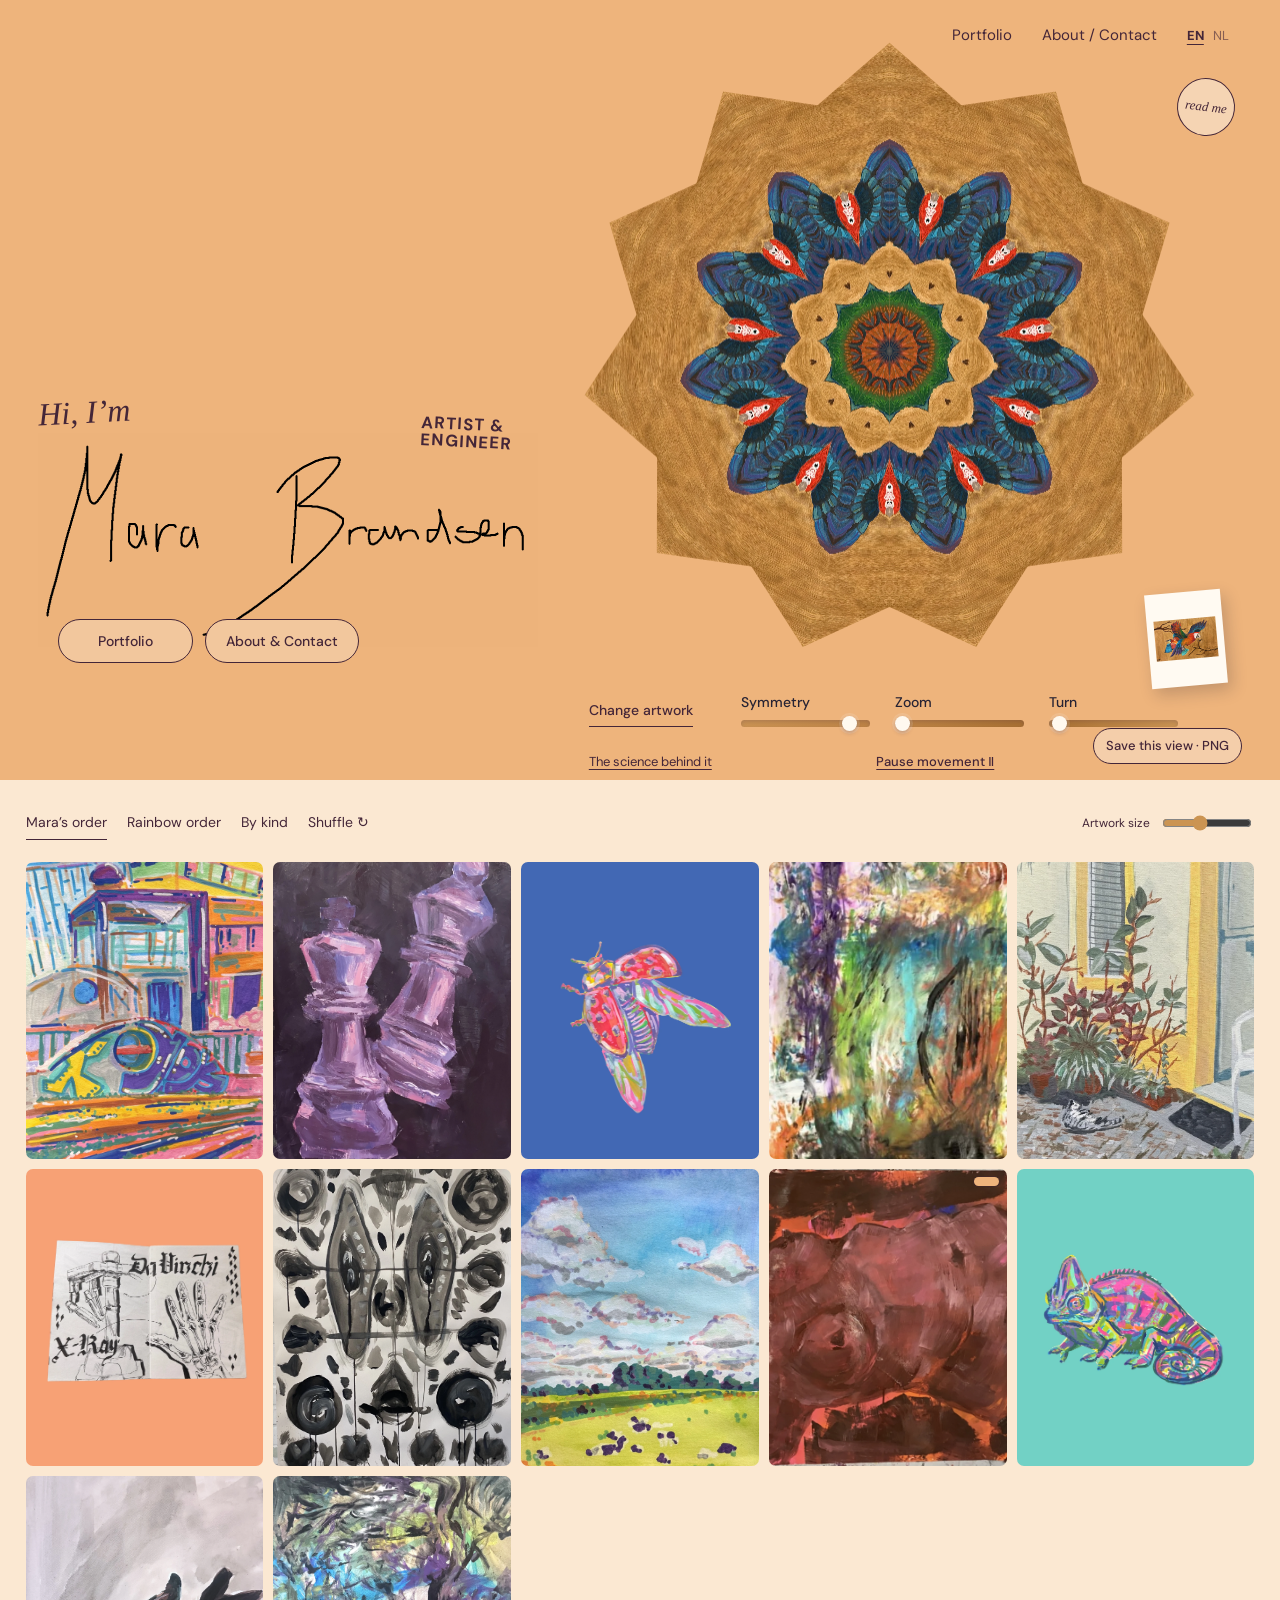
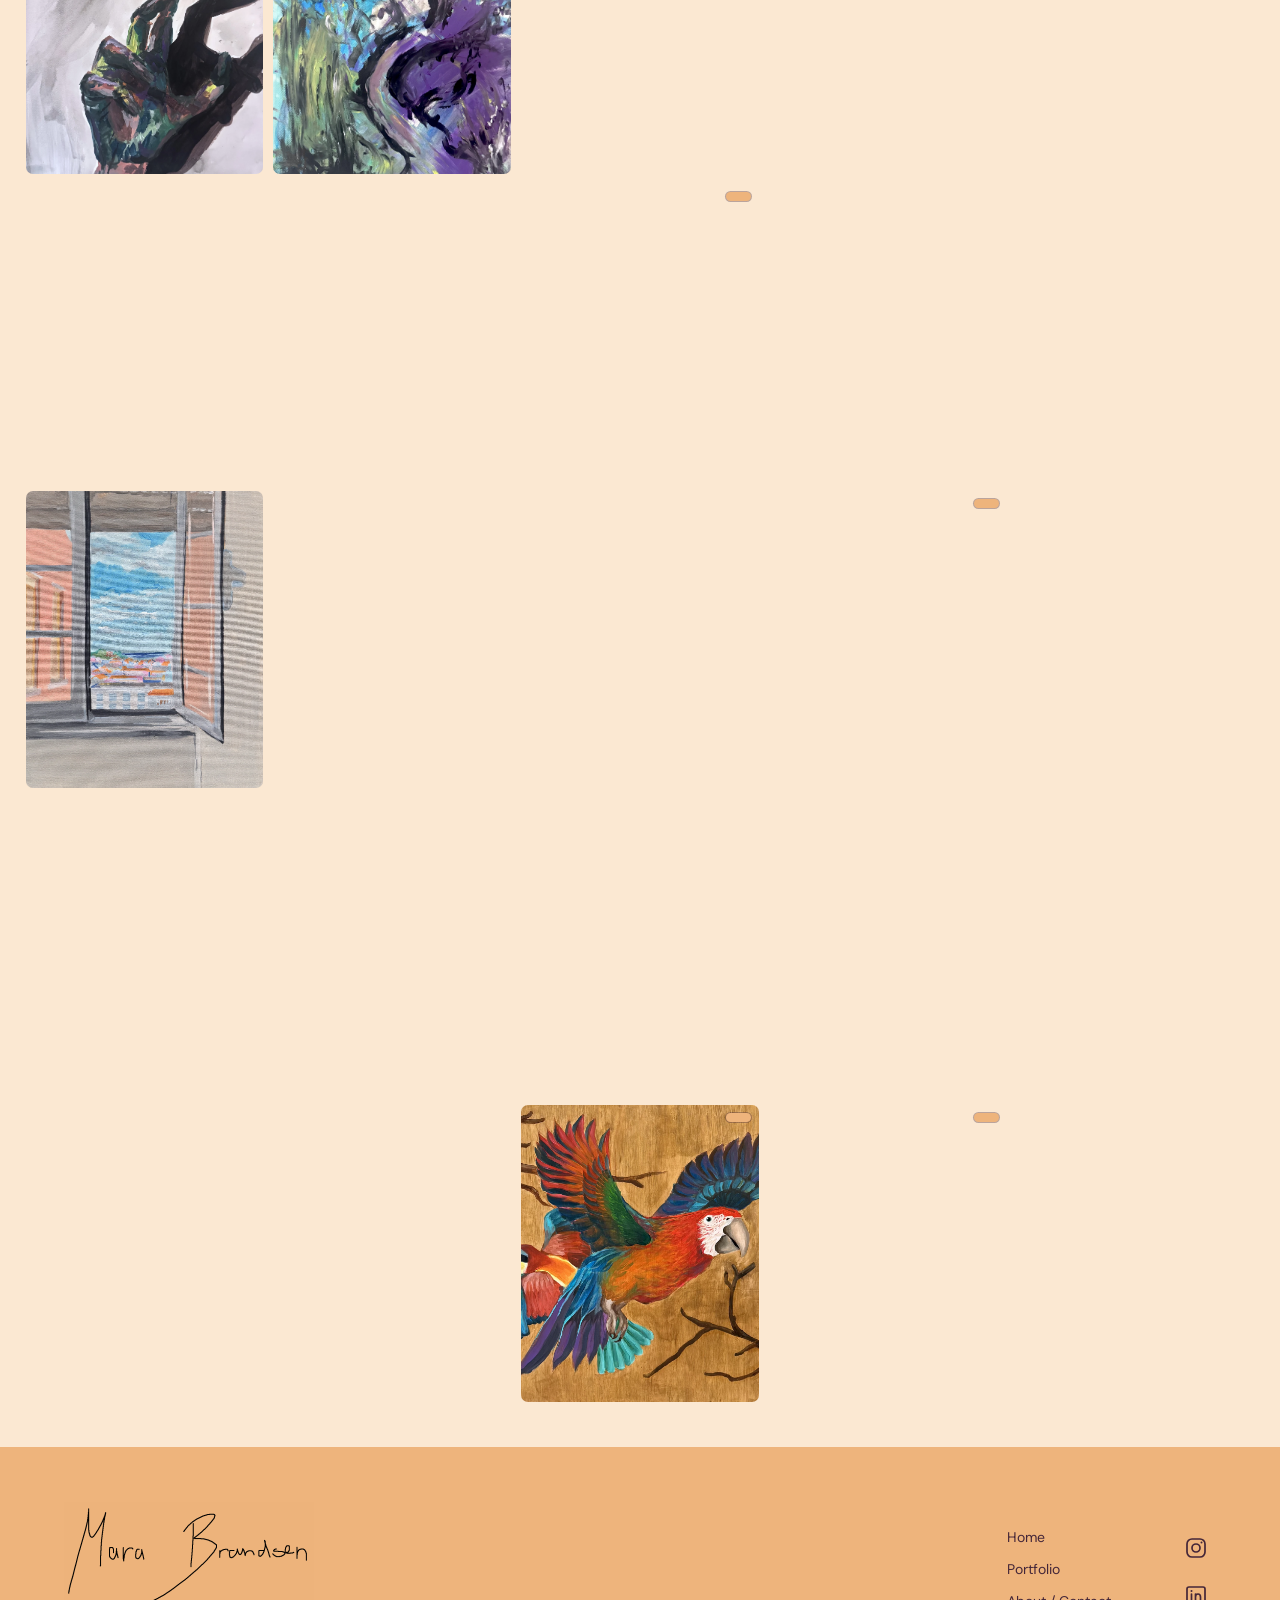
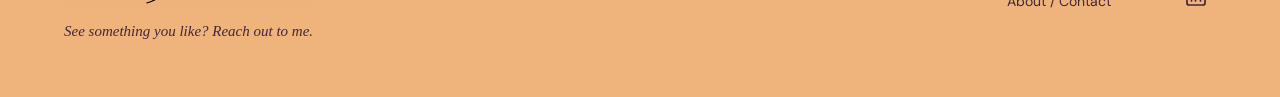
<file: public/index.html>
<!doctype html><html lang="en"><head><meta charset="utf-8"><meta name="viewport" content="width=device-width,initial-scale=1"><title>Mara Brandsen | Art & engineering</title><meta name="description" content="Explore Mara Brandsen’s paintings, illustrations and interactive artwork kaleidoscope. Art, science and engineering, brought together."><link rel="icon" href="assets/favicon.svg"><link rel="stylesheet" href="styles/fonts.css"><link rel="stylesheet" href="styles/kaleido.css?v=15"><script src="scripts/artwork-data.js?v=4" defer></script><script src="scripts/site.js?v=11" defer></script><script src="scripts/kaleido.js?v=17" defer></script><script src="scripts/language.js?v=13"></script></head><body>
<header><nav aria-label="Main navigation"><a href="#work">Portfolio</a><a href="about.html">About / Contact</a></nav></header>
<main><section class="hero" aria-label="Interactive artwork kaleidoscope"><div class="identity"><h1 class="sr-only">Mara Brandsen</h1><p class="home-hello">Hi, I’m</p><button class="name-animation" type="button" aria-label="Replay Mara Brandsen handwriting animation"><img src="assets/name-writing.png?v=signature-original" alt="" width="1000" height="428"><canvas id="name-canvas" width="1000" height="428" aria-hidden="true"></canvas></button><p class="home-role"><span>Artist &amp;</span><span>Engineer</span></p><video id="name-video" muted playsinline preload="none" aria-hidden="true" hidden><source src="assets/name-writing.mp4?v=signature-original" type="video/mp4"></video><div class="identity-actions"><a href="#work">Portfolio</a><a href="about.html">About &amp; Contact</a></div></div>
<div class="scope"><canvas id="scope" role="button" tabindex="0" aria-label="Kaleidoscope: activate to show another artwork"></canvas></div><div class="read-control"><button type="button" aria-describedby="read-note">read me</button><div id="read-note" role="tooltip">This kaleidoscope is made from my artwork. You can change the kaleidoscope with the sliders, and <b>click anywhere</b> on the screen to change the artwork it is based on.</div></div>
<div class="instrument"><button id="change" class="change-text" type="button">Change artwork</button><div class="sliders"><label>Symmetry<input id="facets" type="range" min="3" max="12" step="1" value="11"></label><label>Zoom<input id="zoom" type="range" min="0.5" max="1.8" step=".001" value="0.5"></label><label>Turn<input id="turn" type="range" min="0" max="6.28" step=".001" value="0"></label></div><a id="original" href="#work" aria-label="Find the original artwork in the portfolio"><img id="original-preview" src="assets/artwork-01.webp" alt="Preview of a colourful tram and city drawing"></a><button id="motion" aria-pressed="true">Pause movement Ⅱ</button><button id="download" type="button">Save this view · PNG</button><a class="science-link" href="https://en.etudes.ru/etudes/kaleidoscope/" target="_blank" rel="noopener noreferrer">The science behind it</a><p id="scope-status" role="status" class="sr-only"></p></div></section>
<section id="work" class="portfolio" aria-label="Portfolio"><div class="gallery-toolbar"><div class="sorts" role="group" aria-label="Order artwork"><button data-sort="mara" aria-pressed="true">Mara’s order</button><button data-sort="rainbow" aria-pressed="false">Rainbow order</button><button data-sort="kind" aria-pressed="false">By kind</button><button data-sort="shuffle" aria-pressed="false">Shuffle ↻</button></div><label class="size">Artwork size <input id="grid-size" type="range" min="2" max="7" value="4" aria-label="Artwork size, smaller to larger"></label></div><span id="work-count" class="sr-only" role="status"></span><div id="gallery" class="gallery"></div></section>
<footer class="new-footer"><div class="footer-intro"><a class="footer-name" href="#" aria-label="Mara Brandsen home"><img src="assets/name-writing.png?v=signature-original" alt="Mara Brandsen" width="1000" height="428"></a><p class="footer-note">See something you like? Reach out to me.</p></div><div class="footer-links"><nav aria-label="Footer navigation"><a href="#">Home</a><a href="#work">Portfolio</a><a href="about.html">About / Contact</a></nav><div class="socials" aria-label="Social links"><a href="https://www.instagram.com/marabrandsen_/" target="_blank" rel="noopener noreferrer" aria-label="Instagram" title="Instagram"><svg viewBox="0 0 24 24" aria-hidden="true"><rect x="3" y="3" width="18" height="18" rx="5"/><circle cx="12" cy="12" r="4"/><circle cx="17.5" cy="6.5" r="1" fill="currentColor" stroke="none"/></svg></a><a href="https://www.linkedin.com/in/mara-brandsen-b2537720b/" target="_blank" rel="noopener noreferrer" aria-label="LinkedIn" title="LinkedIn"><svg viewBox="0 0 24 24" aria-hidden="true"><rect x="3" y="3" width="18" height="18" rx="2"/><path d="M7.5 10v7M11.5 17v-7m0 3c0-4 5-4 5 0v4"/><circle cx="7.5" cy="7" r="1" fill="currentColor" stroke="none"/></svg></a></div></div></footer></main>  <dialog id="art-viewer" aria-labelledby="viewer-title"><button class="viewer-close" type="button" aria-label="Close artwork">×</button><div class="viewer-layout"><img id="viewer-image" alt=""><div class="viewer-details"><p class="eyebrow">A CLOSER LOOK</p><h2 id="viewer-title"></h2><p id="viewer-counter"></p><p id="viewer-description"></p><a id="viewer-enquiry" class="underlined-link" href="about.html#contact">Like what you see? Contact me →</a><div class="viewer-nav"><button id="previous-art" type="button" aria-label="Previous artwork"><svg viewBox="0 0 24 24" aria-hidden="true"><polyline points="15 4 7 12 15 20"/></svg></button><button id="next-art" type="button" aria-label="Next artwork"><svg viewBox="0 0 24 24" aria-hidden="true"><polyline points="9 4 17 12 9 20"/></svg></button></div></div></div></dialog></body></html>
</file>
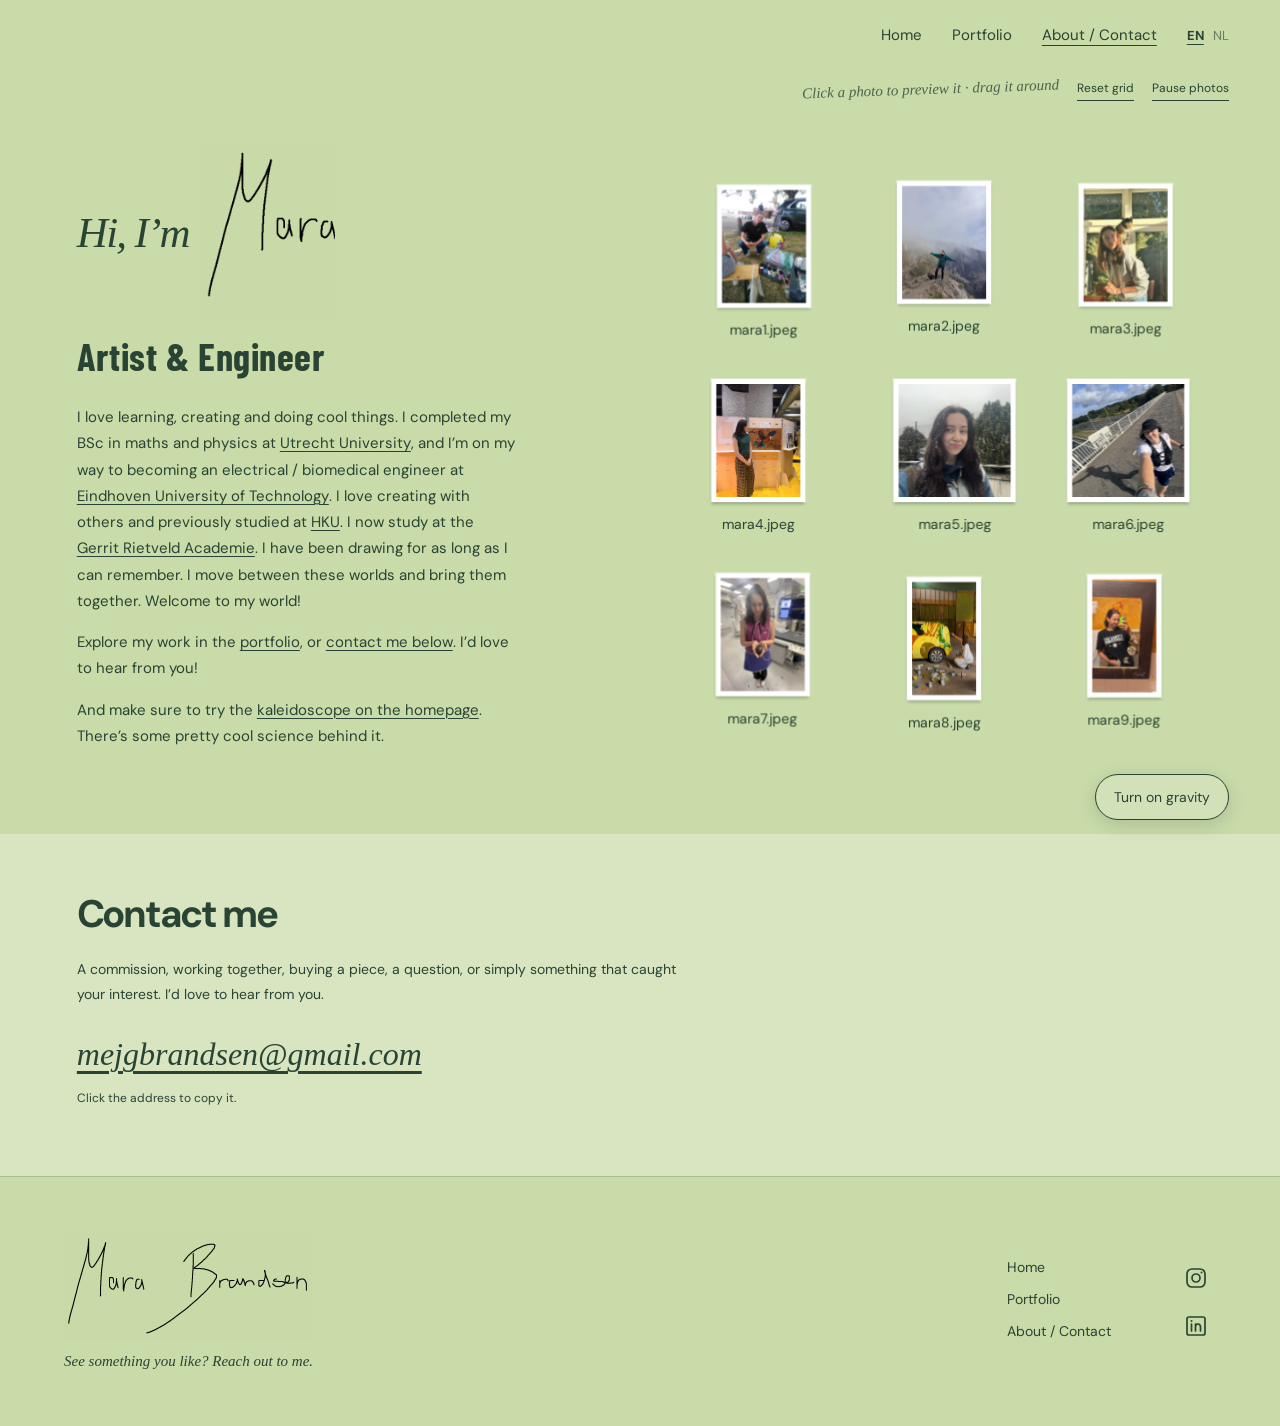
<file: public/about.html>
<!doctype html><html lang="en"><head><meta charset="utf-8"><meta name="viewport" content="width=device-width,initial-scale=1"><meta name="description" content="Mara Brandsen, painting, illustration, science and engineering. Get in touch for commissions and collaborations."><title>About / Contact — Mara Brandsen</title><link rel="icon" href="assets/favicon.svg"><link rel="stylesheet" href="styles/fonts.css"><link rel="stylesheet" href="styles/kaleido.css?v=13"><link rel="stylesheet" href="styles/about.css?v=21"><script src="scripts/about.js?v=19" defer></script><script src="scripts/language.js?v=12"></script></head><body class="about-page"><a class="about-skip" href="#main">Skip to content</a>
<header><nav aria-label="Main navigation"><a href="index.html">Home</a><a href="index.html#work">Portfolio</a><a href="about.html" aria-current="page">About / Contact</a></nav></header><div class="wander-tools"><span class="wander-hint">Click a photo to preview it · drag it around</span><button id="reset-grid" type="button">Reset grid</button><button id="wander-toggle" type="button" aria-pressed="true">Pause photos</button></div>
<main id="main"><section class="about-intro"><div class="about-words"><h1>Hi, I’m<span class="written-first"><img src="assets/name-writing.png?v=signature-original" alt="Mara" width="1000" height="428"></span></h1><p class="about-lead">Artist &amp; Engineer</p><div class="about-copy"><p>I love learning, creating and doing cool things. I completed my BSc in maths and physics at <a href="https://www.uu.nl/en" target="_blank" rel="noopener noreferrer">Utrecht University</a>, and I’m on my way to becoming an electrical / biomedical engineer at <a href="https://www.tue.nl/en/" target="_blank" rel="noopener noreferrer">Eindhoven University of Technology</a>. I love creating with others and previously studied at <a href="https://www.hku.nl/en" target="_blank" rel="noopener noreferrer">HKU</a>. I now study at the <a href="https://rietveldacademie.nl/" target="_blank" rel="noopener noreferrer">Gerrit Rietveld Academie</a>. I have been drawing for as long as I can remember. I move between these worlds and bring them together. Welcome to my world!</p><p>Explore my work in the <a href="index.html#work">portfolio</a>, or <a href="#contact">contact me below</a>. I’d love to hear from you!</p><p>And make sure to try the <a href="index.html">kaleidoscope on the homepage</a>. There’s some pretty cool science behind it.</p></div></div><div class="about-art"><div class="sticker-grid-origin" aria-hidden="true"></div></div><div class="gravity-dock"><button id="gravity-toggle" type="button" aria-pressed="false">Turn on gravity</button><button id="meteor-button" class="meteor-button" type="button" hidden>Launch meteorite ☄</button><div id="gravity-control" class="gravity-control" hidden><label for="gravity-a"><i>a</i> = <output id="gravity-output">Earth · 9.81</output> m/s²</label><input id="gravity-a" type="range" min="0" max="8" step="1" value="5" list="gravity-planets"><datalist id="gravity-planets"><option value="0" label="Moon"></option><option value="1" label="Mercury"></option><option value="2" label="Mars"></option><option value="3" label="Uranus"></option><option value="4" label="Venus"></option><option value="5" label="Earth"></option><option value="6" label="Saturn"></option><option value="7" label="Neptune"></option><option value="8" label="Jupiter"></option></datalist><span class="gravity-help"><button type="button" aria-describedby="gravity-note" aria-label="Compare gravity on different planets">🪐</button><span id="gravity-note" role="tooltip"><i>a</i> is acceleration due to gravity:<br>Moon = 1.62 m/s²<br>Mercury = 3.70 m/s²<br>Venus = 8.87 m/s²<br>Earth = 9.81 m/s²<br>Mars = 3.71 m/s²<br>Jupiter = 24.79 m/s²<br>Saturn = 10.44 m/s²<br>Uranus = 8.69 m/s²<br>Neptune = 11.15 m/s²</span></span><span class="physics-help"><button type="button" aria-describedby="physics-note">How it works</button><span id="physics-note" role="tooltip">Gravity pulls objects toward a planet. The number a tells you how quickly a falling object speeds up. A larger number makes the photos fall faster and hit the ground with more force.</span></span></div><output id="meteor-count" class="meteor-count" aria-live="polite">0 meteorites</output></div></section>
<section class="about-contact" id="contact" aria-labelledby="contact-title"><div class="contact-words"><h2 id="contact-title">Contact me</h2><p>A commission, working together, buying a piece, a question, or simply something that caught your interest. I’d love to hear from you.</p><div class="about-email"><button id="copy-email" type="button" title="Click to copy email address">mejgbrandsen@gmail.com</button><p id="contact-feedback" role="status">Click the address to copy it.</p></div></div></section></main><footer class="new-footer"><div class="footer-intro"><a class="footer-name" href="index.html" aria-label="Mara Brandsen home"><img src="assets/name-writing.png?v=signature-original" alt="Mara Brandsen" width="1000" height="428"></a><p class="footer-note">See something you like? Reach out to me.</p></div><div class="footer-links"><nav aria-label="Footer navigation"><a href="index.html">Home</a><a href="index.html#work">Portfolio</a><a href="about.html">About / Contact</a></nav><div class="socials" aria-label="Social links"><a href="https://www.instagram.com/marabrandsen_/" target="_blank" rel="noopener noreferrer" aria-label="Instagram" title="Instagram"><svg viewBox="0 0 24 24" aria-hidden="true"><rect x="3" y="3" width="18" height="18" rx="5"/><circle cx="12" cy="12" r="4"/><circle cx="17.5" cy="6.5" r="1" fill="currentColor" stroke="none"/></svg></a><a href="https://www.linkedin.com/in/mara-brandsen-b2537720b/" target="_blank" rel="noopener noreferrer" aria-label="LinkedIn" title="LinkedIn"><svg viewBox="0 0 24 24" aria-hidden="true"><rect x="3" y="3" width="18" height="18" rx="2"/><path d="M7.5 10v7M11.5 17v-7m0 3c0-4 5-4 5 0v4"/><circle cx="7.5" cy="7" r="1" fill="currentColor" stroke="none"/></svg></a></div></div></footer><div class="wander-layer" aria-label="Movable photos of Mara"><img id="meteorite" class="meteorite" src="assets/cutout-comet.webp" alt="" hidden><button class="wander-sticker photo-file" type="button" aria-label="Move mara1.jpeg with arrow keys or drag"><span class="photo-frame"><img src="assets/mara1.webp" alt="" draggable="false"></span><span class="photo-filename">mara1.jpeg</span></button><button class="wander-sticker photo-file" type="button" aria-label="Move mara2.jpeg with arrow keys or drag"><span class="photo-frame"><img src="assets/mara2.webp" alt="" draggable="false"></span><span class="photo-filename">mara2.jpeg</span></button><button class="wander-sticker photo-file" type="button" aria-label="Move mara3.jpeg with arrow keys or drag"><span class="photo-frame"><img src="assets/mara3.webp" alt="" draggable="false"></span><span class="photo-filename">mara3.jpeg</span></button><button class="wander-sticker photo-file" type="button" aria-label="Move mara4.jpeg with arrow keys or drag"><span class="photo-frame"><img src="assets/mara4.webp" alt="" draggable="false"></span><span class="photo-filename">mara4.jpeg</span></button><button class="wander-sticker photo-file" type="button" aria-label="Move mara5.jpeg with arrow keys or drag"><span class="photo-frame"><img src="assets/mara5.webp" alt="" draggable="false"></span><span class="photo-filename">mara5.jpeg</span></button><button class="wander-sticker photo-file" type="button" aria-label="Move mara6.jpeg with arrow keys or drag"><span class="photo-frame"><img src="assets/mara6.webp" alt="" draggable="false"></span><span class="photo-filename">mara6.jpeg</span></button><button class="wander-sticker photo-file" type="button" aria-label="Move mara7.jpeg with arrow keys or drag"><span class="photo-frame"><img src="assets/mara7.webp" alt="" draggable="false"></span><span class="photo-filename">mara7.jpeg</span></button><button class="wander-sticker photo-file" type="button" aria-label="Move mara8.jpeg with arrow keys or drag"><span class="photo-frame"><img src="assets/mara8.webp" alt="" draggable="false"></span><span class="photo-filename">mara8.jpeg</span></button><button class="wander-sticker photo-file" type="button" aria-label="Move mara9.jpeg with arrow keys or drag"><span class="photo-frame"><img src="assets/mara9.webp" alt="" draggable="false"></span><span class="photo-filename">mara9.jpeg</span></button></div><aside id="photo-preview" class="photo-preview" hidden><div class="preview-titlebar"><span id="preview-title">mara1.jpeg</span><button id="close-preview" type="button" aria-label="Close photo preview">×</button></div><div class="preview-body"><img id="preview-image" src="assets/mara1.webp" alt=""><div class="preview-copy"><p id="preview-note">Photo 1 of 9</p><a id="preview-work-link" href="index.html#work" hidden>See the artwork</a></div></div></aside></body></html>
</file>
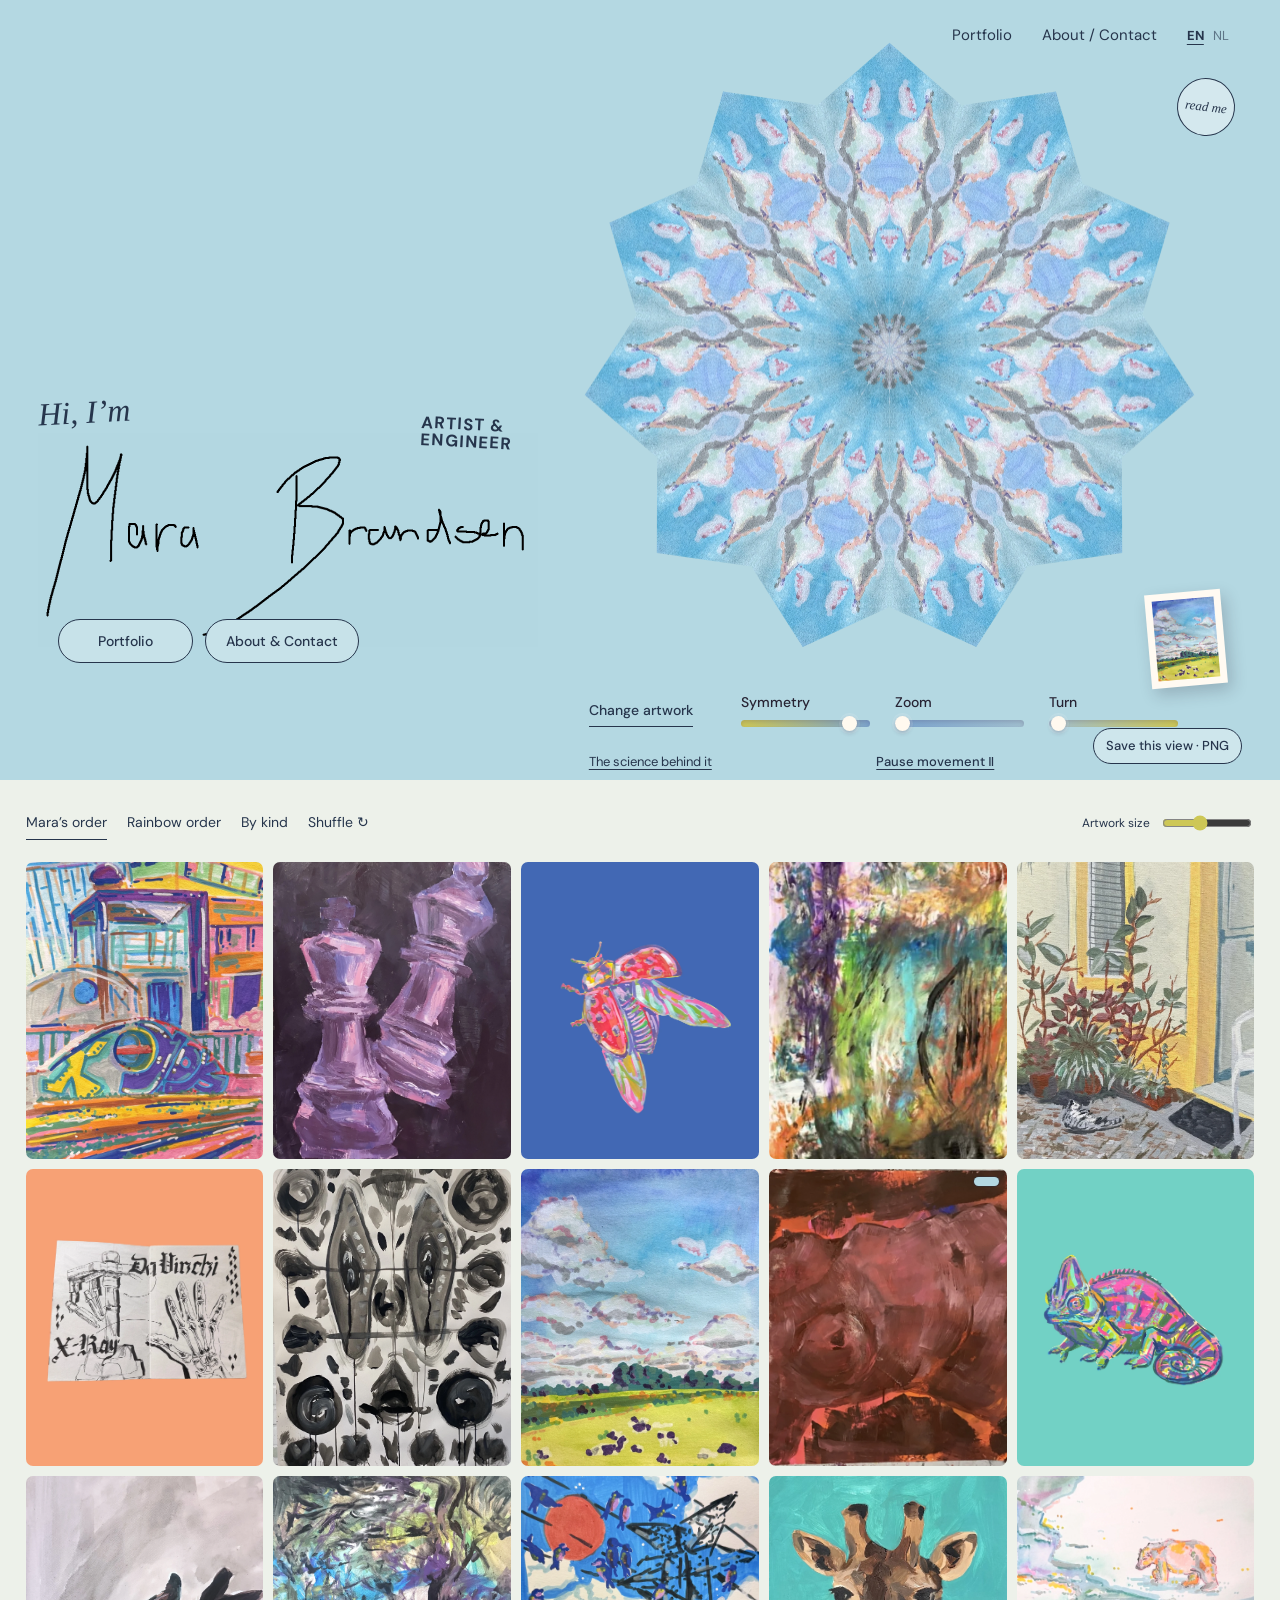
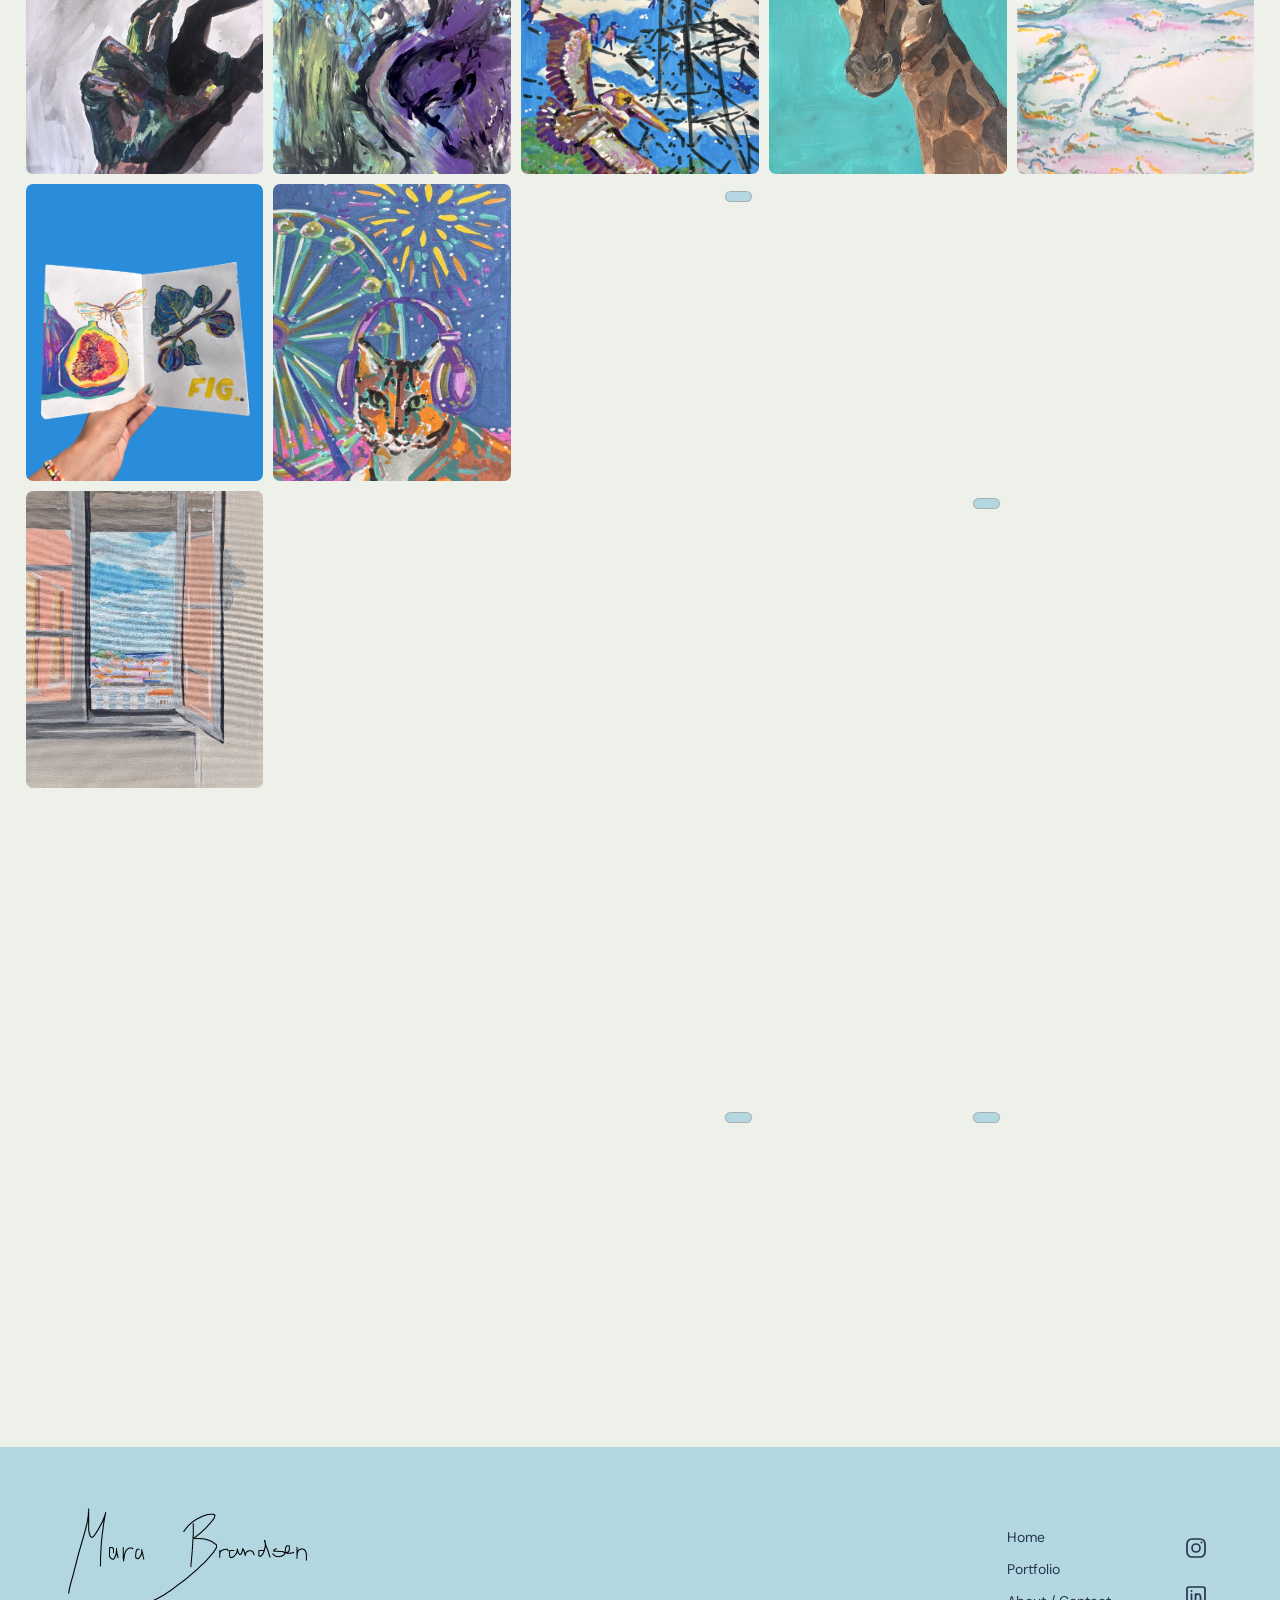
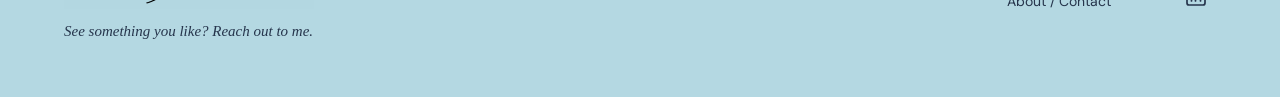
<file: public/portfolio.html>
<!doctype html><html lang="en"><head><meta charset="utf-8"><meta name="viewport" content="width=device-width,initial-scale=1"><title>Mara Brandsen | Portfolio</title><script>location.replace('index.html'+location.search+'#work')</script></head><body><a href="index.html#work">Portfolio</a></body></html>
</file>
<file: public/styles/fonts.css>
@font-face {
  font-family: 'Barlow Condensed';
  font-style: normal;
  font-weight: 700;
  font-display: swap;
  src: url(../assets/font-0.ttf) format('truetype');
}
@font-face {
  font-family: 'Barlow Condensed';
  font-style: normal;
  font-weight: 800;
  font-display: swap;
  src: url(../assets/font-1.ttf) format('truetype');
}
@font-face {
  font-family: 'Barlow Condensed';
  font-style: normal;
  font-weight: 900;
  font-display: swap;
  src: url(../assets/font-2.ttf) format('truetype');
}
@font-face {
  font-family: 'Caveat';
  font-style: normal;
  font-weight: 600;
  font-display: swap;
  src: url(../assets/font-3.ttf) format('truetype');
}
@font-face {
  font-family: 'DM Sans';
  font-style: normal;
  font-weight: 400;
  font-display: swap;
  src: url(../assets/font-4.ttf) format('truetype');
}
@font-face {
  font-family: 'DM Sans';
  font-style: normal;
  font-weight: 500;
  font-display: swap;
  src: url(../assets/font-5.ttf) format('truetype');
}
@font-face {
  font-family: 'DM Sans';
  font-style: normal;
  font-weight: 600;
  font-display: swap;
  src: url(../assets/font-6.ttf) format('truetype');
}
@font-face {
  font-family: 'DM Sans';
  font-style: normal;
  font-weight: 700;
  font-display: swap;
  src: url(../assets/font-7.ttf) format('truetype');
}
</file>
<file: public/styles/kaleido.css>
*{box-sizing:border-box}html{scroll-behavior:smooth}body{--paper:#eb627c;--ink:#34214b;--accent:#ebe842;margin:0;background:var(--paper);color:var(--ink);font:14px 'DM Sans',sans-serif;transition:background .8s,color .8s}a{color:inherit}button,input{font:inherit}button{cursor:pointer;color:inherit}header{position:absolute;top:0;width:100%;z-index:3;display:flex;justify-content:space-between;padding:25px 4%;align-items:center}.initial{font:800 25px 'Barlow Condensed',sans-serif;text-decoration:none}nav{display:flex;gap:30px}nav a{text-decoration:none;font-size:13px}nav a:hover{text-decoration:underline}.hero{position:relative;min-height:700px;height:100svh;overflow:hidden}.identity{position:absolute;left:5%;top:40%;z-index:2;width:40%}.identity p{font-size:9px;letter-spacing:.14em;margin:0 0 25px}h1{font:800 clamp(70px,10vw,170px)/.76 'Barlow Condensed',sans-serif;letter-spacing:-.045em;margin:0}h1 em{display:block;font:italic .7em/1 Georgia,serif;letter-spacing:-.075em;margin-top:12px}.work-link{display:inline-block;margin-top:35px;font:italic 20px Georgia,serif;text-decoration:none;border-bottom:1px solid;padding-bottom:6px}.scope{position:absolute;width:65%;right:-2%;top:8%;height:86%;}#scope{width:100%;height:100%;display:block}.scope>a{position:absolute;bottom:3%;left:42%;font-size:11px;text-underline-offset:4px}.instrument{position:absolute;right:4%;bottom:6%;width:140px;z-index:3;text-align:center}.chrome{width:83px;height:83px;border:3px solid #333;border-radius:50%;background:conic-gradient(#ededed,#777,#eee,#777,#fff,#777,#eee);box-shadow:inset 0 0 0 5px #bdbdbd,inset 0 0 0 7px #444,3px 5px 0 #34214b;position:relative;color:#242424}.chrome:active{transform:translateY(3px);box-shadow:inset 0 0 0 5px #bdbdbd,inset 0 0 0 7px #444,1px 2px 0 #34214b}.chrome span{font-size:30px}.change-label{display:block;font:italic 14px Georgia,serif;margin:10px 0 15px}.sliders{background:#e8e4d4;color:#272333;padding:10px 12px;border:1px solid #272333;box-shadow:3px 3px 0 #34214b}.sliders label{display:block;text-align:left;font-size:10px;margin-bottom:7px}.sliders input{display:block;width:100%;accent-color:#734280;height:16px}#motion{border:0;background:transparent;margin-top:10px;font-size:10px;text-decoration:underline;text-underline-offset:3px}.portfolio{background:#f7f3e9;color:#292332;padding:40px 4% 70px;scroll-margin-top:0}.gallery-toolbar{display:flex;gap:30px;align-items:center;justify-content:space-between;margin-bottom:35px}h2{font:italic 40px Georgia,serif;letter-spacing:-.05em;margin:0}h2 span{margin-left:15px}.sorts{display:flex;gap:20px;flex-wrap:wrap}.sorts button{border:0;background:none;padding:8px 0;font-size:13px;border-bottom:1px solid transparent}.sorts [aria-pressed=true]{border-color:currentColor}.size{font-size:10px;display:flex;align-items:center;gap:10px}.size input{width:90px;accent-color:#734280}.gallery{display:grid;grid-template-columns:repeat(var(--cols,3),minmax(0,1fr));gap:28px 22px}.art-card{margin:0;min-width:0}.art-card button{padding:0;border:0;width:100%;height:clamp(150px,calc(75vw / var(--cols,3)),380px);background:none;display:block}.art-card img{display:block;width:100%;height:100%;object-fit:contain}.art-card figcaption{display:none}.art-card button:hover img{filter:brightness(.95)}footer{display:flex;justify-content:space-between;padding:30px 4%;gap:20px;font-size:12px}dialog{border:0;background:#f7f3eb;color:#272333;padding:40px;width:min(1000px,94vw);max-height:94svh}dialog::backdrop{background:#201339d9}.viewer-layout{display:grid;grid-template-columns:1fr 190px;align-items:center;gap:25px}#viewer-image{width:100%;height:auto;max-height:78svh;object-fit:contain}.viewer-close{position:absolute;right:10px;top:8px;border:0;background:none;font-size:30px}.viewer-details h2{font:italic 28px Georgia,serif}.viewer-nav{display:flex;gap:10px;margin-top:20px}.viewer-nav button{padding:10px 20px;background:transparent;border:1px solid}.eyebrow{font-size:10px}.modal-open{overflow:hidden}.sr-only{position:absolute;width:1px;height:1px;overflow:hidden;clip-path:inset(50%)}:focus-visible{outline:3px solid #734280;outline-offset:5px}
@media(max-width:700px){header{padding:20px 5%}nav{gap:20px}.hero{min-height:780px;height:100svh}.identity{top:15%;left:6%;width:80%}.identity p{font-size:8px;margin-bottom:17px}h1{font-size:90px}.work-link{margin-top:18px;font-size:17px}.scope{width:110%;right:-15%;top:36%;height:60%}.scope>a{bottom:1%;left:29%}.instrument{right:auto;left:6%;bottom:7%;width:110px}.chrome{width:62px;height:62px}.sliders{padding:8px}.change-label{font-size:12px;margin:8px 0}.gallery-toolbar{flex-wrap:wrap;gap:18px}h2{font-size:32px}.sorts{order:3;width:100%;gap:20px}.gallery{gap:22px 12px;grid-template-columns:repeat(var(--mobile-cols,2),minmax(0,1fr))}.art-card button{height:calc(90vw / var(--mobile-cols,2) * 1.2)}.size input{width:70px}.viewer-layout{grid-template-columns:1fr}#viewer-image{max-height:58svh}.viewer-details h2{font-size:24px}footer{flex-wrap:wrap}.portfolio{padding-top:30px}}
@media(prefers-reduced-motion:reduce){html{scroll-behavior:auto}body{transition:none}}

/* Second visual study: bold cut lettering, soft controls, denser artwork. */
.initial svg{width:40px;height:40px;display:block}.identity{left:5%;top:36%;width:40%}h1{font-family:'DM Sans',Arial,sans-serif;font-weight:700;line-height:.9;letter-spacing:-.08em;font-size:clamp(80px,11vw,175px)}.mara{display:inline-block;background:#ffb8d5;color:#f33a17;padding:0 .12em .07em;transform:rotate(-7deg);-webkit-text-stroke:2px #f33a17;box-shadow:7px 7px 0 #ffb8d5}h1 em{font-family:Palatino,'Palatino Linotype','Book Antiqua',serif;font-weight:700;font-size:.49em;letter-spacing:-.08em;transform:rotate(-5deg);margin-top:5px;position:relative;left:.08em}.work-link{font-family:Palatino,'Palatino Linotype','Book Antiqua',serif;font-weight:700;font-size:26px;margin-top:34px}.hello-links{display:flex;flex-direction:column;align-items:flex-start;gap:10px;margin-top:22px}.hello-links a{font-size:13px;text-decoration:none}.hello-links a:hover{text-decoration:underline}.scope{right:-1%;width:63%}.instrument{width:180px;right:3%;bottom:6%}.chrome{width:64px;height:64px;background:#ffc5d9;border:1px solid currentColor;border-radius:20px;box-shadow:3px 4px 0 var(--ink);color:var(--ink);transform:rotate(8deg)}.chrome:hover{transform:rotate(-5deg)}.chrome:active{transform:translateY(2px);box-shadow:1px 2px 0 var(--ink)}.change-label{font:700 14px 'DM Sans',sans-serif;letter-spacing:-.02em}.sliders{background:transparent;border:0;box-shadow:none;padding:8px 5px}.sliders label{font-size:10px;margin-bottom:16px}.sliders input{-webkit-appearance:none;appearance:none;height:11px;border-radius:20px;margin:9px 0 0;background:linear-gradient(90deg,#fa95c3,#9056bc);box-shadow:inset 0 2px 4px #38204f30}.sliders label:nth-child(2) input{background:linear-gradient(90deg,#f3da6d,#43bdba)}.sliders label:nth-child(3) input{background:linear-gradient(90deg,#ffad7e,#f34080)}.sliders input::-webkit-slider-thumb{-webkit-appearance:none;width:20px;height:20px;border-radius:50%;background:#fff9ef;border:0;box-shadow:0 2px 5px #39274740,0 0 0 4px #ffffff22}.sliders input::-moz-range-thumb{width:20px;height:20px;border-radius:50%;background:#fff9ef;border:0;box-shadow:0 2px 5px #39274740,0 0 0 4px #ffffff22}#original{z-index:4;bottom:3%;left:38%;padding:12px;white-space:nowrap}#original-preview{position:absolute;width:135px;height:160px;object-fit:contain;background:#fff5e9;padding:5px;bottom:100%;left:50%;transform:translateX(-50%) rotate(-4deg);box-shadow:3px 8px 20px #39274740;opacity:0;visibility:hidden;transition:opacity .15s}#original:hover img,#original:focus-visible img{opacity:1;visibility:visible}.portfolio{padding:25px 2% 45px}.gallery-toolbar{margin-bottom:22px;gap:20px}.gallery{gap:10px;--cols:4}.art-card button{height:auto;aspect-ratio:4/5}.art-card img{height:100%;width:100%;object-fit:cover}.art-card.located{outline:4px solid #ab3976;outline-offset:3px}h2,.viewer-details h2{font-family:Palatino,'Palatino Linotype','Book Antiqua',serif}.gallery-toolbar h2{font-size:35px}
@media(max-width:700px){.identity{top:14%;left:6%;width:85%}h1{font-size:86px}.work-link{font-size:21px;margin-top:20px}.hello-links{flex-direction:row;gap:17px;margin-top:15px}.hello-links a{font-size:11px}.scope{width:103%;right:-18%;top:42%;height:53%}.instrument{left:5%;right:auto;bottom:5%;width:116px}.chrome{width:50px;height:50px;border-radius:16px}.sliders label{margin-bottom:12px}.change-label{font-size:12px}.portfolio{padding:24px 3% 35px}.gallery{gap:8px}.art-card button{height:auto;aspect-ratio:4/5}#original{left:27%;bottom:0;font-size:10px}#original-preview{width:105px;height:130px}.hero{min-height:860px}.initial svg{width:30px;height:30px}}

/* Artwork palette follows the entire page. */
body{--art-0:#764480;--art-1:#b177b4;--art-2:#e6b7d0}.portfolio{background:color-mix(in srgb,var(--paper) 24%,#fff9ed);color:var(--ink);transition:background .8s,color .8s}footer{background:var(--paper);color:var(--ink)}.mara{background:color-mix(in srgb,var(--paper) 40%,white);color:var(--ink);-webkit-text-stroke-color:var(--ink);box-shadow:7px 7px 0 color-mix(in srgb,var(--paper) 40%,white)}.chrome{background:color-mix(in srgb,var(--paper) 40%,white)}.sliders label input,.sliders label:nth-child(2) input,.sliders label:nth-child(3) input{background:linear-gradient(90deg,var(--art-0),var(--art-1));height:7px}.sliders label:nth-child(2) input{background:linear-gradient(90deg,var(--art-1),var(--art-2))}.sliders label:nth-child(3) input{background:linear-gradient(90deg,var(--art-2),var(--art-0))}.sliders input::-webkit-slider-thumb{width:15px;height:15px;box-shadow:0 2px 4px #39274740,0 0 0 3px #ffffff22}.sliders input::-moz-range-thumb{width:15px;height:15px;box-shadow:0 2px 4px #39274740,0 0 0 3px #ffffff22}.instrument{width:142px}.sliders label{margin-bottom:12px}.identity-actions{display:flex;flex-wrap:wrap;gap:12px;margin-top:35px}.identity-actions a{font:500 14px 'DM Sans',sans-serif;text-decoration:none;border:1px solid currentColor;border-radius:24px;padding:12px 20px;background:color-mix(in srgb,var(--paper) 75%,white);text-align:center;min-width:135px}.identity-actions a:hover{background:color-mix(in srgb,var(--paper) 45%,white)}#download{display:block;margin:12px auto 0;border:1px solid currentColor;border-radius:20px;background:color-mix(in srgb,var(--paper) 65%,white);padding:8px 12px;font-size:10px}.size input{accent-color:var(--art-0)}.art-card.located{outline-color:var(--art-0)}dialog{background:color-mix(in srgb,var(--paper) 20%,#fff9ed);color:var(--ink)}:focus-visible{outline-color:var(--ink)}.gallery{--cols:5}
@media(max-width:700px){.instrument{width:112px}.identity-actions{margin-top:24px;gap:10px}.identity-actions a{min-width:0;padding:10px 15px;font-size:12px}}
@media(prefers-reduced-motion:reduce){.portfolio{transition:none}}

.name-animation{position:relative;display:block;width:100%;padding:0;border:0;background:transparent;cursor:pointer}.name-animation img{display:block;width:100%;height:auto}.name-animation canvas{position:absolute;inset:0;width:100%;height:100%;opacity:0}.name-animation.drawing canvas{opacity:1}.name-animation.drawing img{visibility:hidden}#scope{cursor:pointer}.change-text{border:0;border-bottom:1px solid currentColor;background:transparent;font:500 13px 'DM Sans',sans-serif;padding:6px 0;margin-bottom:12px}.change-text:hover{opacity:.7}.gallery-toolbar h2{font:700 35px/1 'DM Sans',Arial,sans-serif;letter-spacing:-.045em}.identity-actions{margin-top:25px}
@media(max-width:700px){.name-animation{max-width:390px}.gallery-toolbar h2{font-size:30px}}

.instrument #original{position:relative;display:block;left:auto;bottom:auto;padding:8px 0;margin:0 0 4px;font-size:11px}.instrument #original-preview{left:auto;right:100%;bottom:0;transform:rotate(-4deg);margin-right:15px}.instrument .change-text{display:block;margin:0 auto 14px}.name-animation{width:91%;transform:translateY(20px)}.gallery img,.gallery .art-card button{border-radius:7px}.new-footer{display:flex;align-items:center;justify-content:space-between;gap:40px;padding:55px 5%}.footer-name{width:250px;max-width:40%}.footer-name img{width:100%;height:auto;display:block}.footer-links{display:flex;gap:65px}.new-footer nav,.new-footer .socials{display:flex;flex-direction:column;gap:14px;align-items:flex-start}.new-footer a{text-decoration:none;font-size:13px}.new-footer a:hover{text-decoration:underline}.socials span{opacity:.55;font-size:13px}
#art-viewer{background:transparent;padding:45px 60px;width:min(1300px,98vw);max-height:98svh;overflow:visible;box-shadow:none;color:#fff}#art-viewer::backdrop{background:#171319ec}.viewer-layout{display:block}.viewer-details{display:contents}.viewer-details h2,.viewer-details p,.viewer-details>a{display:none}#viewer-image{display:block;width:100%;height:auto;max-height:85svh;object-fit:contain;border-radius:7px}.viewer-close{position:absolute;right:5px;top:0;width:44px;height:44px;color:#fff;background:transparent;font:300 35px Arial,sans-serif}.viewer-nav{display:contents}.viewer-nav button{position:absolute;top:50%;transform:translateY(-50%);border:0;background:transparent;color:#fff;width:48px;height:64px;padding:10px;display:grid;place-items:center}.viewer-nav button:first-child{left:0}.viewer-nav button:last-child{right:0}.viewer-nav svg{width:28px;height:28px;fill:none;stroke:currentColor;stroke-width:1.5;stroke-linecap:round;stroke-linejoin:round}.viewer-nav button:hover,.viewer-close:hover{opacity:.65}
@media(max-width:700px){.name-animation{transform:translateY(12px)}.instrument #original-preview{right:auto;left:100%;margin-right:0;margin-left:12px}.new-footer{padding:35px 5%;gap:25px;align-items:start}.footer-name{width:150px;max-width:35%}.footer-links{gap:25px}.new-footer a,.socials span{font-size:11px}.new-footer nav,.new-footer .socials{gap:13px}#art-viewer{padding:40px 30px;width:100vw}.viewer-nav button{width:32px;padding:3px}.viewer-nav svg{width:24px}.viewer-close{right:3px}}

header{justify-content:flex-end}.socials a{display:grid;place-items:center;width:40px;height:40px}.socials svg{width:24px;height:24px;fill:none;stroke:currentColor;stroke-width:1.7;stroke-linecap:round;stroke-linejoin:round}.new-footer .socials{gap:8px}.socials a:hover{opacity:.65}.instrument{width:160px}.instrument #original,.instrument .change-text{font:500 13px/1.3 'DM Sans',Arial,sans-serif;text-decoration:none;border:0;border-bottom:1px solid currentColor;padding:7px 0;margin:0 auto 10px;width:max-content;display:block}.instrument #original:hover,.instrument .change-text:hover{opacity:.75}.sliders label{font-size:13px;font-weight:500;margin-bottom:15px}.instrument #motion{font:500 13px/1.4 'DM Sans',Arial,sans-serif;margin-top:8px}.instrument #download{font:500 13px/1.4 'DM Sans',Arial,sans-serif;padding:8px 12px}.click-hint{position:absolute;top:12%;left:21%;font:italic 17px Palatino,'Book Antiqua',serif;transform:rotate(-12deg);pointer-events:none;background:color-mix(in srgb,var(--paper) 70%,white);padding:6px 12px;border-radius:50%}.gallery-toolbar{justify-content:space-between}
@media(max-width:700px){.instrument{width:130px}.instrument #original,.instrument .change-text,.sliders label,.instrument #motion,.instrument #download{font-size:12px}.click-hint{top:10%;left:26%;font-size:15px}.new-footer .socials{gap:4px}.socials a{width:35px;height:35px}.socials svg{width:22px;height:22px}}

.instrument .click-hint{display:block;position:static;transform:none;background:none;border-radius:0;padding:0;margin:0 0 10px;font:italic 15px Palatino,'Book Antiqua',serif}.scope #scope:focus-visible{outline:2px dashed var(--ink);outline-offset:-10px}

/* Homepage composition follows Mara's layout sketch. */
body:not(.about-page) .hero{min-height:720px;height:100svh}body:not(.about-page) .identity{left:3%;top:auto;bottom:20%;width:39%}.identity .name-animation{width:100%;transform:translateY(48px)}.identity .identity-actions{position:relative;z-index:2;margin-top:-5px;margin-left:4%}.scope{width:57%;height:83%;right:2%;top:7%}.scope .click-hint{position:absolute;top:11%;right:2%;left:auto;padding:5px;font:italic 18px Palatino,'Book Antiqua',serif;background:none;transform:rotate(-8deg)}.instrument{position:absolute;left:46%;right:3%;bottom:2%;width:auto;display:grid;grid-template-columns:max-content max-content 1fr;align-items:end;gap:10px 24px;text-align:left}.instrument #original,.instrument .change-text{margin:0 0 15px;padding:7px 0;font-size:13px}.instrument .sliders{display:grid;grid-template-columns:repeat(3,minmax(0,1fr));gap:25px;padding:0}.instrument .sliders label{margin:0 0 15px;font-size:12px}.instrument #download{position:absolute;right:0;bottom:100px;white-space:nowrap;margin:0}.instrument #motion{grid-column:3;font-size:11px;margin:0;justify-self:end}.instrument #scope-status{position:absolute}
@media(max-width:1050px) and (min-width:701px){.instrument{gap:10px 16px;left:42%}.instrument .sliders{gap:14px}.instrument #original,.instrument .change-text{font-size:11px}.instrument .sliders label{font-size:11px}.identity .identity-actions a{padding:10px 13px;min-width:0}}
@media(max-width:700px){body:not(.about-page) .hero{min-height:880px;height:100svh}body:not(.about-page) .identity{left:6%;top:12%;bottom:auto;width:82%}.identity .name-animation{transform:translateY(20px)}.identity .identity-actions{margin-top:0;margin-left:0}.scope{right:0;top:36%;width:100%;height:48%}.scope .click-hint{right:5%;top:6%;font-size:15px}.instrument{left:6%;right:6%;bottom:3%;display:grid;grid-template-columns:1fr 1fr;gap:13px 22px}.instrument #original,.instrument .change-text{margin:0;font-size:12px;justify-self:start}.instrument .sliders{grid-column:1/-1;grid-row:2;gap:22px}.instrument .sliders label{margin:0;font-size:12px}.instrument #download{position:static;grid-column:1;grid-row:3;font-size:11px;justify-self:start}.instrument #motion{grid-column:2;grid-row:3;align-self:center;font-size:11px}}
/* Bilingual navigation and the optional science read. */
.language-switch{display:inline-flex;gap:9px;align-items:center;font-size:11px}
.language-switch a{font-size:11px;opacity:.6}
.language-switch [aria-current=true]{opacity:1;text-decoration:underline;text-underline-offset:4px;font-weight:700}
.instrument .science-link{grid-column:1/3;grid-row:2;font-size:11px;line-height:1.4;text-underline-offset:3px;align-self:center;width:max-content;max-width:100%}
.instrument #motion{grid-row:2}
.about-copy a{text-underline-offset:3px;text-decoration-thickness:1px}
@media(max-width:700px){header nav{gap:16px;align-items:center}.about-page header nav{gap:13px}.language-switch{gap:7px}.instrument .science-link{grid-column:1/-1;grid-row:4;justify-self:center;font-size:11px}.instrument #motion{grid-row:3}body:not(.about-page) .hero{min-height:930px}.about-copy p{font-size:14px}}

/* Keep every tile still while the complete artwork bleeds over its neighbours. */
.art-card{position:relative}
.art-card button{position:relative;overflow:visible;cursor:zoom-in}
.art-card:is(:hover,:focus-within){z-index:12}
@media(hover:hover){
 .art-card.portrait button:hover img{position:absolute;left:0;top:50%;width:100%;height:auto;max-width:none;transform:translateY(-50%);object-fit:fill}
 .art-card.landscape button:hover img{position:absolute;left:50%;top:0;width:auto;height:100%;max-width:none;transform:translateX(-50%);object-fit:fill}
}
.art-card.portrait button:focus-visible img{position:absolute;left:0;top:50%;width:100%;height:auto;max-width:none;transform:translateY(-50%);object-fit:fill}
.art-card.landscape button:focus-visible img{position:absolute;left:50%;top:0;width:auto;height:100%;max-width:none;transform:translateX(-50%);object-fit:fill}

/* Feedback pass: compact instrument, readable help, and richer portfolio cues. */
@media(min-width:701px){
 body:not(.about-page) .hero{height:calc(100svh - 78px);min-height:650px}
 body:not(.about-page) .identity{bottom:17%}
 .scope{height:79%;top:5%}
 .instrument{bottom:1%;padding-right:205px}
}
.scope .click-hint{display:none}
.instrument #original{position:absolute;right:18px;bottom:58px;width:76px;height:94px;padding:7px;margin:0;background:#fffaf2;transform:rotate(-5deg);box-shadow:4px 7px 16px #241b3035;border:0;z-index:4}
.instrument #original:hover{opacity:1;transform:rotate(-2deg) scale(1.03)}
.instrument #original-preview{display:block;position:static;width:100%;height:100%;object-fit:contain;padding:0;margin:0;transform:none;box-shadow:none;background:transparent;opacity:1;visibility:visible}
.instrument #download{right:0;bottom:8px}
.read-control{position:absolute;right:170px;bottom:7px;z-index:7}
.read-control>button{width:58px;height:58px;border:1px solid currentColor;border-radius:50%;background:color-mix(in srgb,var(--paper) 58%,white);font:italic 13px Palatino,'Book Antiqua',serif;transform:rotate(7deg)}
.read-control>button:hover,.read-control>button:focus-visible{transform:rotate(-4deg)}
.read-control [role=tooltip]{position:absolute;right:0;bottom:calc(100% + 12px);width:270px;padding:16px 18px;background:#fffaf2;color:#293348;border:1px solid currentColor;border-radius:12px;text-align:left;font:12px/1.55 'DM Sans',Arial,sans-serif;box-shadow:7px 9px 0 #29334820;opacity:0;visibility:hidden;transform:translateY(7px);transition:.16s ease;pointer-events:none}
.read-control:hover [role=tooltip],.read-control:focus-within [role=tooltip]{opacity:1;visibility:visible;transform:none}
.read-control b{font-weight:700}
.category-break{grid-column:1/-1;margin:44px 0 4px;padding-top:22px;border-top:1px solid color-mix(in srgb,var(--ink) 28%,transparent);font:700 clamp(20px,2.2vw,32px)/1 'DM Sans',Arial,sans-serif;letter-spacing:-.04em}.category-break:first-child{margin-top:8px}
.art-card.landscape::after{content:'';position:absolute;right:8px;top:8px;width:25px;height:9px;border-radius:5px;background:var(--paper);box-shadow:0 0 0 1px color-mix(in srgb,var(--ink) 35%,transparent);pointer-events:none;z-index:14}
@media(hover:hover){
 .art-card.portrait button:hover img{border-top:1px solid var(--paper);border-bottom:1px solid var(--paper)}
 .art-card.landscape button:hover img{border-left:1px solid var(--paper);border-right:1px solid var(--paper)}
}
.art-card.portrait button:focus-visible img{border-top:1px solid var(--paper);border-bottom:1px solid var(--paper)}
.art-card.landscape button:focus-visible img{border-left:1px solid var(--paper);border-right:1px solid var(--paper)}
.footer-intro{display:flex;flex-direction:column;align-items:flex-start;gap:13px}.footer-note{margin:0;font:italic 15px/1.3 Palatino,'Book Antiqua',serif}.new-footer .footer-name{max-width:250px}
.instrument #motion{grid-column:2;justify-self:center}
#art-viewer .viewer-layout{display:grid;grid-template-columns:minmax(0,1fr) 230px;gap:32px;align-items:center}
#art-viewer .viewer-details{display:block;color:#fff}
#art-viewer .viewer-details h2{display:block;margin:0 0 8px;font:700 25px/1.05 'DM Sans',Arial,sans-serif}
#art-viewer .viewer-details #viewer-counter{display:block;font-size:11px;opacity:.65}
#art-viewer .viewer-details #viewer-description{display:block;font:15px/1.55 Palatino,'Book Antiqua',serif;margin:25px 0 8px}
#art-viewer .viewer-details #viewer-description[hidden]{display:none}
#art-viewer .viewer-details #viewer-enquiry{display:inline-block;margin-top:18px;color:inherit;font-size:12px;text-underline-offset:5px}
@media(max-width:700px){
 .instrument{padding-right:0}.instrument #original{right:0;bottom:93px;width:58px;height:72px}.instrument #download{right:0;bottom:42px}.read-control{right:82px;bottom:42px}.read-control>button{width:50px;height:50px;font-size:12px}.read-control [role=tooltip]{width:min(260px,82vw);right:-70px}
 #art-viewer .viewer-layout{display:block}.viewer-details{position:absolute;left:40px;right:40px;bottom:5px;background:#171319b8;padding:10px 12px;border-radius:8px}.viewer-details h2{font-size:17px!important}.viewer-details #viewer-counter,.viewer-details #viewer-enquiry{font-size:10px!important}.viewer-details #viewer-description{font-size:12px!important;margin:7px 0!important}.footer-note{font-size:13px}
}


/* Family feedback: clearer introduction, more portfolio above the fold. */
.home-hello,.home-role{position:relative;z-index:3;margin:0 0 0 4%;font-family:'DM Sans',Arial,sans-serif}
.home-hello{font:italic 18px/1 Palatino,'Book Antiqua',serif;letter-spacing:0;transform:translateY(38px) rotate(-3deg);width:max-content}
.home-role{font:700 13px/1 'DM Sans',Arial,sans-serif;letter-spacing:.08em;text-transform:uppercase;margin-top:5px}
.identity .name-animation{transform:translateY(35px)}
.identity .identity-actions{margin-top:7px}
.hero>.read-control{position:absolute;top:78px;right:3.5%;bottom:auto;z-index:8}
.hero>.read-control [role=tooltip]{top:calc(100% + 12px);bottom:auto}
.instrument #original{bottom:86px}
@media(min-width:701px){
 body:not(.about-page) .hero{height:calc(100svh - 120px);min-height:600px}
 body:not(.about-page) .identity{bottom:15%}
 .scope{height:77%;top:5%}
}
@media(hover:hover){
 .art-card.portrait button:hover img{border-top:10px solid #fffaf2;border-bottom:10px solid #fffaf2}
 .art-card.landscape button:hover img{border-left:10px solid #fffaf2;border-right:10px solid #fffaf2}
}
.art-card.portrait button:focus-visible img{border-top:10px solid #fffaf2;border-bottom:10px solid #fffaf2}
.art-card.landscape button:focus-visible img{border-left:10px solid #fffaf2;border-right:10px solid #fffaf2}
@media(max-width:700px){
 .home-hello{font-size:16px;transform:translateY(24px) rotate(-3deg)}
 .identity .name-animation{transform:translateY(20px)}
 .home-role{font-size:11px;margin-top:1px}
 .identity .identity-actions{margin-top:7px}
 .hero>.read-control{top:66px;right:5%}
 .hero>.read-control [role=tooltip]{right:0;top:calc(100% + 10px);bottom:auto}
 .instrument #original{bottom:108px}
}


/* Refinement: stronger introduction beside the handwritten name. */
.home-hello{font-size:clamp(26px,2.5vw,38px);transform:translateY(30px) rotate(-3deg)}
.home-role{position:absolute;right:5%;top:17%;display:flex;flex-direction:column;align-items:flex-start;gap:2px;margin:0;font-size:clamp(13px,1.3vw,18px);line-height:.9;letter-spacing:.07em;transform:rotate(3deg)}
.instrument .sliders{transform:translateX(24px)}
@media(max-width:700px){
 .home-hello{font-size:24px;transform:translateY(18px) rotate(-3deg)}
 .home-role{right:2%;top:18%;font-size:13px}
 .instrument .sliders{transform:translateX(10px)}
}

.identity .home-hello{font-size:clamp(26px,2.5vw,38px);line-height:1;letter-spacing:0;margin-bottom:0}
.identity .home-role{font-size:clamp(13px,1.3vw,18px);line-height:.9;letter-spacing:.07em;margin:0}
@media(max-width:700px){.identity .home-hello{font-size:24px}.identity .home-role{font-size:13px}}

/* Readability pass: let the artwork lead while keeping the small controls legible. */
@media(min-width:701px){
 .scope{width:61%;height:84%;right:0;top:3%}
}
header nav a{font-size:15px}
.language-switch,.language-switch a{font-size:13px}
.instrument #original,.instrument .change-text,.instrument .sliders label{font-size:14px}
.instrument #motion,.instrument #download,.instrument .science-link{font-size:13px}
.sorts button{font-size:14px}
.size{font-size:12px}
.new-footer a{font-size:14px}
.footer-note{font-size:15px}
@media(max-width:700px){
 .scope{right:-2%;top:35%;width:104%;height:50%}
 header nav a{font-size:13px}
 .instrument #original,.instrument .change-text,.instrument .sliders label{font-size:12px}
 .instrument #motion,.instrument #download,.instrument .science-link{font-size:11px}
}
</file>
<file: public/styles/about.css>
.about-page{--paper:#e9da52;--ink:#283e56}.about-page header{position:relative;justify-content:flex-end}.about-page [aria-current=page]{text-decoration:underline;text-underline-offset:5px}.about-skip{position:absolute;left:15px;top:-100px;z-index:10;background:var(--paper);padding:10px}.about-skip:focus{top:10px}.about-intro{padding:75px 6% 90px;max-width:1500px;margin:auto;display:grid;grid-template-columns:1fr 1.1fr;gap:9%;align-items:center}.about-words h1{font:700 clamp(70px,8vw,125px)/.86 'DM Sans',Arial,sans-serif;letter-spacing:-.08em;margin:0 0 28px}.about-words h1 span{display:inline-block;transform:rotate(-5deg);background:color-mix(in srgb,var(--paper) 45%,white);padding:0 .12em .08em;margin-top:.1em}.about-lead{font:italic clamp(26px,3vw,42px)/1.1 Palatino,'Book Antiqua',serif;margin:0 0 28px}.about-copy{max-width:440px}.about-copy p{font-size:15px;line-height:1.75;margin:0 0 15px}.about-contact-button{display:inline-block;border:1px solid;border-radius:25px;text-decoration:none;padding:12px 23px;margin-top:16px;font-size:14px}.about-contact-button:hover{background:color-mix(in srgb,var(--paper) 50%,white)}.about-art{position:relative;min-width:0;transform:rotate(4deg);margin-top:20px}.cat-painting{display:block;width:100%;height:auto;border-radius:8px;box-shadow:12px 13px 0 color-mix(in srgb,var(--ink) 15%,transparent)}.about-beetle{position:absolute;width:32%;right:-7%;top:-18%;transform:rotate(-24deg);filter:drop-shadow(2px 7px 2px #231b4025)}.about-art p{font-size:11px;margin-top:22px;line-height:1.7;text-align:center}.about-contact{background:color-mix(in srgb,var(--paper) 25%,#fff9ed);padding:65px 6%;display:grid;grid-template-columns:1fr 1fr;gap:35px;align-items:center}.about-contact h2{font:700 clamp(30px,3vw,45px) 'DM Sans',Arial,sans-serif;letter-spacing:-.06em;margin:0 0 18px}.about-contact p{font-size:14px;line-height:1.75}.about-email>a{font:italic clamp(21px,2.5vw,36px) Palatino,'Book Antiqua',serif;overflow-wrap:anywhere;text-decoration-thickness:1px;text-underline-offset:7px}.about-email button{display:block;border:0;background:none;text-decoration:underline;padding:20px 0 0;font-size:12px}.about-email #contact-feedback{font-size:12px;min-height:20px}.about-page .new-footer{border-top:1px solid color-mix(in srgb,var(--ink) 20%,transparent)}
@media(max-width:700px){.about-intro{grid-template-columns:1fr;padding:45px 7% 55px;gap:50px}.about-words h1{font-size:85px}.about-lead{font-size:32px}.about-art{width:85%;margin:20px auto 0}.about-contact{grid-template-columns:1fr;padding:40px 7%;gap:20px}.about-page header nav{gap:18px}.about-page header a{font-size:12px}}

.about-page{position:relative;--paper:#cab5e6;--ink:#343052}.about-page header,.about-page .new-footer,.about-contact{position:relative;z-index:6}.wander-tools{position:relative;z-index:6;display:flex;justify-content:flex-end;padding:0 4%}.wander-tools button{background:transparent;border:0;border-bottom:1px solid currentColor;padding:4px 0;font:12px 'DM Sans',sans-serif;color:var(--ink)}.wander-layer{position:absolute;inset:0;pointer-events:none;z-index:5;overflow:hidden}.wander-sticker{position:absolute;top:0;left:0;width:clamp(75px,10vw,145px);padding:0;background:transparent;border:0;pointer-events:auto;cursor:grab;touch-action:none;user-select:none;will-change:transform;filter:drop-shadow(3px 6px 3px #29205220)}.wander-sticker img{display:block;width:100%;height:auto;pointer-events:none}.wander-sticker.dragging{cursor:grabbing;z-index:10}.about-contact-button{position:relative;z-index:7}.about-intro{padding-top:55px}
@media(max-width:700px){.wander-sticker{width:80px}.about-intro{padding-top:35px}.wander-tools{padding:0 5%}}
@media(prefers-reduced-motion:reduce){.wander-sticker{will-change:auto}}

.about-words h1{font:italic 48px/1.1 Palatino,'Book Antiqua',serif;letter-spacing:-.045em;margin-bottom:15px}.about-words h1 .written-first{display:block;position:relative;overflow:hidden;width:190px;height:245px;background:none;padding:0;margin:4px 0 0;transform:none}.written-first img{display:block;width:575px!important;max-width:none;height:auto}.about-art{transform:none;align-self:start;margin-top:0}.sticker-grid-origin{width:100%;height:450px}.about-art .cat-painting{width:80%;margin:30px auto 0;transform:rotate(3deg)}.wander-sticker{width:clamp(65px,8vw,115px);height:clamp(65px,8vw,115px);display:grid;place-items:center}.wander-sticker img{width:100%;height:100%;object-fit:contain}.about-intro{align-items:start}.about-contact p{max-width:470px}
@media(max-width:700px){.about-words h1{font-size:40px}.about-words h1 .written-first{width:160px;height:206px}.written-first img{width:484px!important}.sticker-grid-origin{height:370px}.wander-sticker{width:80px;height:80px}.about-art{width:100%}}

.about-page{--paper:#bfcea0;--ink:#2d402f}.wander-tools{gap:22px}.about-intro{grid-template-columns:1fr 1fr;gap:8%;padding-top:35px}.about-words h1{display:flex;flex-wrap:nowrap;align-items:center;gap:12px;font:italic 43px/1 Palatino,'Book Antiqua',serif;letter-spacing:-.04em;white-space:nowrap;margin-bottom:15px}.about-words h1 .written-first{flex:none;display:inline-block;width:134px;height:180px;margin:0;background:none;padding:0;overflow:hidden;transform:none}.about-words .written-first img{width:420px!important;height:auto;max-width:none}.mara-photo{display:block;width:min(100%,355px);height:auto;max-height:440px;object-fit:cover;object-position:50% 72%;border-radius:9px;margin-top:30px}.sticker-grid-origin{height:480px;width:100%}.about-art{width:100%;margin-top:35px}.wander-layer{visibility:hidden}.wander-layer.grid-ready{visibility:visible}.about-contact{padding-top:45px;padding-bottom:45px}
@media(max-width:700px){.about-intro{grid-template-columns:1fr;padding-top:25px;gap:35px}.about-words h1{font-size:36px;gap:10px}.about-words h1 .written-first{width:115px;height:154px}.about-words .written-first img{width:360px!important}.mara-photo{width:min(100%,340px);max-height:410px}.about-art{margin-top:0}.sticker-grid-origin{height:390px}}

/* Nine unique artworks start together, then wander above contact. */
.about-lead{white-space:nowrap;font:500 clamp(22px,2.5vw,32px)/1.2 'DM Sans',Arial,sans-serif;letter-spacing:-.025em}
.about-contact{grid-template-columns:1.15fr 1fr;gap:8%;align-items:center}
.about-contact .mara-photo{margin:0;justify-self:center;width:min(100%,340px);height:400px;object-fit:cover;object-position:50% 75%}
.about-email #copy-email{font:italic clamp(20px,2.5vw,32px)/1.3 Palatino,'Book Antiqua',serif;overflow-wrap:anywhere;text-align:left;text-decoration:underline;text-underline-offset:6px;padding:14px 0 0;max-width:100%}
.about-email #copy-email:hover{opacity:.7}
.sticker-grid-origin{height:450px}
@media(max-width:700px){.about-contact{grid-template-columns:1fr;gap:30px}.about-contact .mara-photo{justify-self:start;width:100%;max-width:340px;height:390px}.sticker-grid-origin{height:360px}.about-lead{font-size:23px}}

/* Personal desktop: framed photos and neutral filenames. */
.about-page{--paper:#d9f05b;--ink:#263820}
.about-contact{background:color-mix(in srgb,var(--paper) 58%,white);grid-template-columns:1fr;padding-top:55px;padding-bottom:55px}
.contact-words{max-width:740px}
.about-contact p{max-width:600px}
.about-intro{padding-bottom:70px}
.sticker-grid-origin{height:560px}
.photo-file{filter:none;display:grid;grid-template-rows:minmax(0,1fr) auto;gap:12px;align-items:end;justify-items:center;outline-offset:5px}
.photo-frame{display:flex;align-items:flex-end;justify-content:center;width:100%;height:100%;min-height:0;pointer-events:none}
.photo-file .photo-frame img{width:auto;height:auto;max-width:100%;max-height:100%;object-fit:contain;background:#fff;border:5px solid #fff;box-shadow:0 2px 3px #20301955,0 0 0 1px #ffffff66}
.photo-filename{font:400 14px/1.25 'DM Sans',Arial,sans-serif;white-space:nowrap;padding:2px 5px;border-radius:3px;pointer-events:none}
.photo-file:hover .photo-filename,.photo-file:focus-visible .photo-filename,.photo-file.dragging .photo-filename{background:#263820;color:#f2facd}
.photo-file.dragging{filter:drop-shadow(0 6px 5px #26382033)}
@media(max-width:700px){.sticker-grid-origin{height:470px}.photo-file{gap:9px}.photo-filename{font-size:12px}.photo-file .photo-frame img{border-width:4px}.about-contact{padding-top:40px;padding-bottom:40px}}

.about-copy a{position:relative;z-index:7}

.about-copy a{display:inline-block}

.wander-hint{margin-right:auto;align-self:center;font:italic 15px/1.2 Palatino,'Book Antiqua',serif;transform:rotate(-2deg);opacity:.78}
@media(max-width:700px){.wander-tools{flex-wrap:wrap}.wander-hint{width:100%;text-align:right;margin-bottom:2px;font-size:14px}}

/* Feedback pass: softer green and desktop-like linked photo previews. */
.about-page{--paper:#c9dba8;--ink:#294334}
.wander-tools{position:absolute;top:76px;right:0;width:min(760px,100%);padding:0 4%;align-items:center;justify-content:flex-end;text-align:right}
.wander-hint{margin-left:auto;margin-right:0;max-width:410px}
.about-intro{padding-top:72px}
.about-contact{padding-inline:max(6%,calc((100vw - 1500px)/2 + 90px));background:color-mix(in srgb,var(--paper) 72%,white)}
.contact-words{margin:0;width:min(100%,740px)}
.selection-links{position:absolute;inset:0;width:100%;height:100%;overflow:visible;pointer-events:none}.selection-links path{fill:none;stroke:var(--ink);stroke-width:1.5;stroke-dasharray:5 7;opacity:.55}
.photo-file.selected .photo-frame img{box-shadow:0 2px 3px #20301955,0 0 0 3px var(--ink),0 0 0 7px #fff}.photo-file.selected .photo-filename{background:var(--ink);color:#f7f5e9}
.photo-preview{position:fixed;z-index:30;width:min(360px,calc(100vw - 24px));border:1px solid #31363b;border-radius:11px;background:#eceae5;color:#222;box-shadow:0 20px 55px #1d28294a;overflow:hidden;pointer-events:none}.photo-preview[hidden]{display:none}.preview-titlebar{height:35px;display:flex;align-items:center;justify-content:space-between;padding:0 9px 0 72px;background:linear-gradient(#f8f7f4,#d9d7d1);border-bottom:1px solid #aaa;font:600 11px/1 'DM Sans',Arial,sans-serif;position:relative}.preview-titlebar::before{content:'';position:absolute;left:14px;width:11px;height:11px;border-radius:50%;background:#ff5f57;box-shadow:19px 0 #febc2e,38px 0 #28c840}.preview-titlebar button{border:0;background:transparent;font:18px/1 Arial,sans-serif;padding:2px 6px;pointer-events:auto}.preview-body{display:grid;grid-template-columns:minmax(0,1fr) 95px;gap:14px;align-items:center;padding:14px;background:#f7f6f2}.preview-body img{display:block;width:100%;height:230px;object-fit:contain;background:#dedbd5;border-radius:3px}.preview-body p{margin:0;font:italic 15px/1.35 Palatino,'Book Antiqua',serif}
.about-page .footer-intro{display:flex;flex-direction:column;align-items:flex-start;gap:13px}.about-page .footer-note{margin:0;font:italic 15px/1.3 Palatino,'Book Antiqua',serif}
@media(max-width:700px){.wander-tools{top:68px;padding:0 5%;gap:12px}.wander-hint{font-size:12px;max-width:100%}.about-intro{padding-top:95px}.about-contact{padding-inline:7%}.photo-preview{width:min(330px,calc(100vw - 24px))}.preview-body{grid-template-columns:1fr 75px}.preview-body img{height:190px}.preview-body p{font-size:13px}}


/* Family feedback: one-photo interaction and a lighter modern preview. */
.selection-links{display:none}
.photo-file:focus{outline:none}
.photo-file:focus-visible{outline:2px solid var(--ink);outline-offset:5px}
.photo-preview{width:min(430px,calc(100vw - 24px));border:1px solid #ffffffb8;border-radius:20px;background:#f6f6f7eF;color:#1d1d1f;box-shadow:0 24px 70px #17251b38,0 2px 12px #17251b1f;backdrop-filter:blur(20px) saturate(1.2);-webkit-backdrop-filter:blur(20px) saturate(1.2)}
.preview-titlebar{height:48px;padding:0 48px 0 18px;background:#ffffffad;border-bottom:1px solid #1d1d1f12;font:600 12px/1 'DM Sans',Arial,sans-serif}
.preview-titlebar::before{display:none}
.preview-titlebar button{position:absolute;right:11px;top:8px;width:32px;height:32px;border-radius:50%;background:#1d1d1f0c;font:22px/1 Arial,sans-serif;color:#1d1d1f}
.preview-titlebar button:hover{background:#1d1d1f16}
.preview-body{grid-template-columns:minmax(0,1fr) 135px;gap:18px;padding:18px;background:transparent}
.preview-body img{height:260px;object-fit:contain;background:#ebecef;border-radius:12px}
.preview-copy{align-self:center}
.preview-body p{margin:0;font:15px/1.48 'DM Sans',Arial,sans-serif}
.preview-work-link{display:inline-block;margin-top:16px;font:600 12px/1.3 'DM Sans',Arial,sans-serif;text-underline-offset:4px;pointer-events:auto}
.preview-work-link[hidden]{display:none}
@media(max-width:700px){
 .photo-preview{width:min(355px,calc(100vw - 24px));border-radius:17px}
 .preview-body{grid-template-columns:1fr 96px;gap:12px;padding:12px}
 .preview-body img{height:205px;border-radius:10px}
 .preview-body p{font-size:12px}
 .preview-work-link{font-size:11px;margin-top:10px}
}

.photo-preview{pointer-events:auto}


/* Gravity playground for the floating photo files. */
.about-page,.about-page .about-contact,.about-page .new-footer{transition:background .55s ease,color .55s ease}
.about-page.gravity-mode{--paper:#18285b;--ink:#f4f0c5;background-color:#18285b;background-image:radial-gradient(circle at 12% 18%,#ffffffbf 0 1px,transparent 1.5px),radial-gradient(circle at 72% 28%,#ffffff80 0 1px,transparent 1.5px),radial-gradient(circle at 43% 74%,#ffffff90 0 1px,transparent 1.5px),radial-gradient(circle at 88% 62%,#ffffff70 0 1px,transparent 1.5px);background-size:190px 190px,260px 260px,230px 230px,310px 310px}
.about-page.gravity-mode .about-contact{background:#21356f}
.about-page.gravity-mode .new-footer{background:#18285b}
.about-page.gravity-mode .photo-filename{color:#f4f0c5}
.about-page.gravity-mode .photo-file:hover .photo-filename,.about-page.gravity-mode .photo-file:focus-visible .photo-filename,.about-page.gravity-mode .photo-file.dragging .photo-filename{background:#f4f0c5;color:#18285b}
.wander-tools{width:min(1080px,100%);gap:18px}
.wander-tools #wander-toggle:disabled{opacity:.35;cursor:default}
.gravity-control{display:flex;align-items:center;gap:9px;padding:6px 10px;border:1px solid currentColor;border-radius:24px;background:color-mix(in srgb,var(--paper) 78%,white);box-shadow:0 5px 18px #101a3d1b}
.gravity-control[hidden]{display:none}
.gravity-control label{font:600 11px/1 'DM Sans',Arial,sans-serif;white-space:nowrap}
.gravity-control input{width:140px;accent-color:currentColor}
.gravity-help{position:relative}
.gravity-help>button{display:grid;place-items:center;width:22px;height:22px;padding:0!important;border:1px solid currentColor!important;border-radius:50%;font-weight:700!important}
.gravity-help [role=tooltip]{position:absolute;top:calc(100% + 10px);right:0;width:220px;padding:13px 15px;border-radius:12px;background:#f7f5e9;color:#18285b;text-align:left;font:12px/1.5 'DM Sans',Arial,sans-serif;box-shadow:6px 8px 0 #101a3d2b;opacity:0;visibility:hidden;transform:translateY(-5px);transition:.16s ease;pointer-events:none}
.gravity-help:hover [role=tooltip],.gravity-help:focus-within [role=tooltip]{opacity:1;visibility:visible;transform:none}
@media(max-width:700px){
 .wander-tools{gap:10px}
 .gravity-control{order:4;width:100%;justify-content:flex-end;border-radius:15px}
 .gravity-control input{width:min(140px,36vw)}
}


/* Gravity details: bright signatures, planetary help, and Mara's meteorite. */
.about-lead{font:700 clamp(27px,3vw,40px)/1.02 'Barlow Condensed','DM Sans',Arial,sans-serif;letter-spacing:.015em}
.gravity-mode .written-first img,.gravity-mode .footer-name img{filter:brightness(0) invert(1)}
.gravity-mode .written-first img{transition:filter .4s ease}
.meteor-button{white-space:nowrap}
.meteor-button:disabled{opacity:.45}
.meteorite{position:absolute;left:0;top:0;z-index:24;width:clamp(110px,14vw,210px);height:auto;pointer-events:none;filter:drop-shadow(0 16px 10px #080e2790);transform-origin:50% 65%}
.meteorite[hidden]{display:none}
.about-page.gravity-mode.meteor-impact::after{content:'';position:fixed;inset:0;z-index:23;pointer-events:none;background:#fff9cf;animation:meteor-flash .24s ease-out both}
@keyframes meteor-flash{from{opacity:.5}to{opacity:0}}
.gravity-help>button{font-size:15px!important;line-height:1}
.gravity-help [role=tooltip]{width:245px;max-height:310px;overflow:auto}
@media(max-width:700px){.about-lead{font-size:29px}.meteor-button{order:3}.gravity-help [role=tooltip]{width:min(245px,78vw)}}


/* Fixed gravity console and discrete planetary acceleration presets. */
.wander-tools{z-index:40}
#gravity-toggle{position:fixed;left:20px;bottom:20px;z-index:36;padding:11px 16px!important;border:1px solid currentColor!important;border-radius:999px;background:color-mix(in srgb,var(--paper) 82%,white);box-shadow:0 5px 18px #101a3d25;white-space:nowrap}
.meteor-button{position:fixed;left:172px;bottom:20px;z-index:36;padding:11px 16px!important;border:1px solid currentColor!important;border-radius:999px;background:color-mix(in srgb,var(--paper) 82%,white);box-shadow:0 5px 18px #101a3d25}
.gravity-control{position:fixed;left:357px;bottom:14px;z-index:36;width:390px;min-width:390px;max-width:390px;box-sizing:border-box;justify-content:space-between}
.gravity-control label{width:128px;overflow:hidden;text-overflow:ellipsis}
.gravity-control input{width:185px;min-width:185px;max-width:185px;flex:0 0 185px}
.gravity-control datalist{display:none}
.gravity-mode #gravity-toggle,.gravity-mode .meteor-button,.gravity-mode .gravity-control{background:#f4f0c5;color:#18285b}
@media(max-width:760px){#gravity-toggle{left:12px;bottom:12px}.meteor-button{left:auto;right:12px;bottom:12px}.gravity-control{left:12px;bottom:61px;width:calc(100vw - 24px);min-width:0;max-width:none}.gravity-control label{width:122px}.gravity-control input{width:min(155px,38vw);min-width:min(155px,38vw);max-width:min(155px,38vw);flex-basis:min(155px,38vw)}}

/* Lighter photo frames and a gravity switch attached to the About section. */
.photo-file .photo-frame img{border-width:2px;box-shadow:0 2px 3px #20301942,0 0 0 1px #ffffff4f}
.about-intro{position:relative}
#gravity-toggle{position:absolute;left:auto;right:4%;top:auto;bottom:18px}
@media(max-width:760px){#gravity-toggle{position:absolute;left:auto;right:5%;bottom:12px}}

/* Bare photo edges: depth comes from a quiet shadow, not a white frame. */
.photo-file .photo-frame img{border:0;box-shadow:0 2px 4px #20301938}

/* Joined gravity dock, Mac-style photo frames, and planetary skies. */
.photo-file .photo-frame img{border:5px solid #fff;box-shadow:0 2px 3px #20301955,0 0 0 1px #ffffff66}
.gravity-dock{position:absolute;right:4%;bottom:14px;z-index:42;display:flex;align-items:center;gap:12px;min-height:44px;padding:5px 8px;border:1px solid currentColor;border-radius:26px;background:color-mix(in srgb,var(--paper) 82%,white);box-shadow:0 5px 18px #101a3d25}
.gravity-dock #gravity-toggle,.gravity-dock .meteor-button{position:static;inset:auto;box-shadow:none;border:0!important;background:transparent;padding:8px 10px!important}
.gravity-dock .gravity-control{position:static;inset:auto;width:355px;min-width:355px;max-width:355px;padding:4px 8px;border:0;border-radius:0;background:transparent;box-shadow:none}
.gravity-dock .gravity-control input{width:155px;min-width:155px;max-width:155px;flex-basis:155px}
.meteor-count{display:none;min-width:72px;padding-right:8px;font:600 10px/1.2 'DM Sans',Arial,sans-serif;white-space:nowrap}
.gravity-mode .meteor-count{display:block}
.gravity-help [role=tooltip]{top:auto;bottom:calc(100% + 10px);transform:translateY(5px)}
.gravity-help:hover [role=tooltip],.gravity-help:focus-within [role=tooltip]{transform:none}
.about-page.gravity-mode{background-color:var(--space-a,#18285b);background-image:radial-gradient(circle at 12% 18%,#ffffffbf 0 1px,transparent 1.5px),radial-gradient(circle at 72% 28%,#ffffff80 0 1px,transparent 1.5px),radial-gradient(circle at 43% 74%,#ffffff90 0 1px,transparent 1.5px),radial-gradient(circle at 88% 62%,#ffffff70 0 1px,transparent 1.5px),linear-gradient(145deg,var(--space-a,#18285b),var(--space-b,#396a87));background-size:190px 190px,260px 260px,230px 230px,310px 310px,cover}
.about-page.gravity-mode .about-contact{background:linear-gradient(145deg,var(--space-b,#396a87),var(--space-a,#18285b))}
.about-page.gravity-mode .new-footer{background:var(--space-a,#18285b)}
.gravity-mode .gravity-dock{background:#f4f0c5;color:#18285b}
@media(max-width:900px){.gravity-dock{left:5%;right:5%;flex-wrap:wrap;justify-content:flex-end;border-radius:18px}.gravity-dock .gravity-control{order:4;width:100%;min-width:0;max-width:none}.gravity-dock .gravity-control input{width:min(155px,38vw);min-width:min(155px,38vw);max-width:min(155px,38vw);flex-basis:min(155px,38vw)}}

/* Photo preview always sits above page copy and floating controls. */
.photo-preview{z-index:60}

/* Plain-language gravity help beside the Saturn control. */
.gravity-dock .gravity-control{width:500px;min-width:500px;max-width:500px}
.gravity-control label,.meteor-count{font-size:12px}
.physics-help{position:relative;display:inline-flex;align-items:center}
.physics-help>button{white-space:nowrap;padding:3px 0!important;border:0!important;border-bottom:1px solid currentColor!important;background:transparent;font:600 11px/1.2 'DM Sans',Arial,sans-serif;color:inherit}
.physics-help [role=tooltip]{position:absolute;right:0;bottom:calc(100% + 10px);width:280px;padding:14px 16px;border-radius:12px;background:#f7f5e9;color:#18285b;text-align:left;font:13px/1.5 'DM Sans',Arial,sans-serif;box-shadow:6px 8px 0 #101a3d2b;opacity:0;visibility:hidden;transform:translateY(5px);transition:.16s ease;pointer-events:none}
.physics-help:hover [role=tooltip],.physics-help:focus-within [role=tooltip]{opacity:1;visibility:visible;transform:none}
@media(max-width:1100px){
 .gravity-dock{left:5%;right:5%;flex-wrap:wrap;justify-content:flex-end;border-radius:18px}
 .gravity-dock .gravity-control{order:4;width:100%;min-width:0;max-width:none}
 .physics-help [role=tooltip]{right:-4px;width:min(280px,78vw)}
}
</file>
